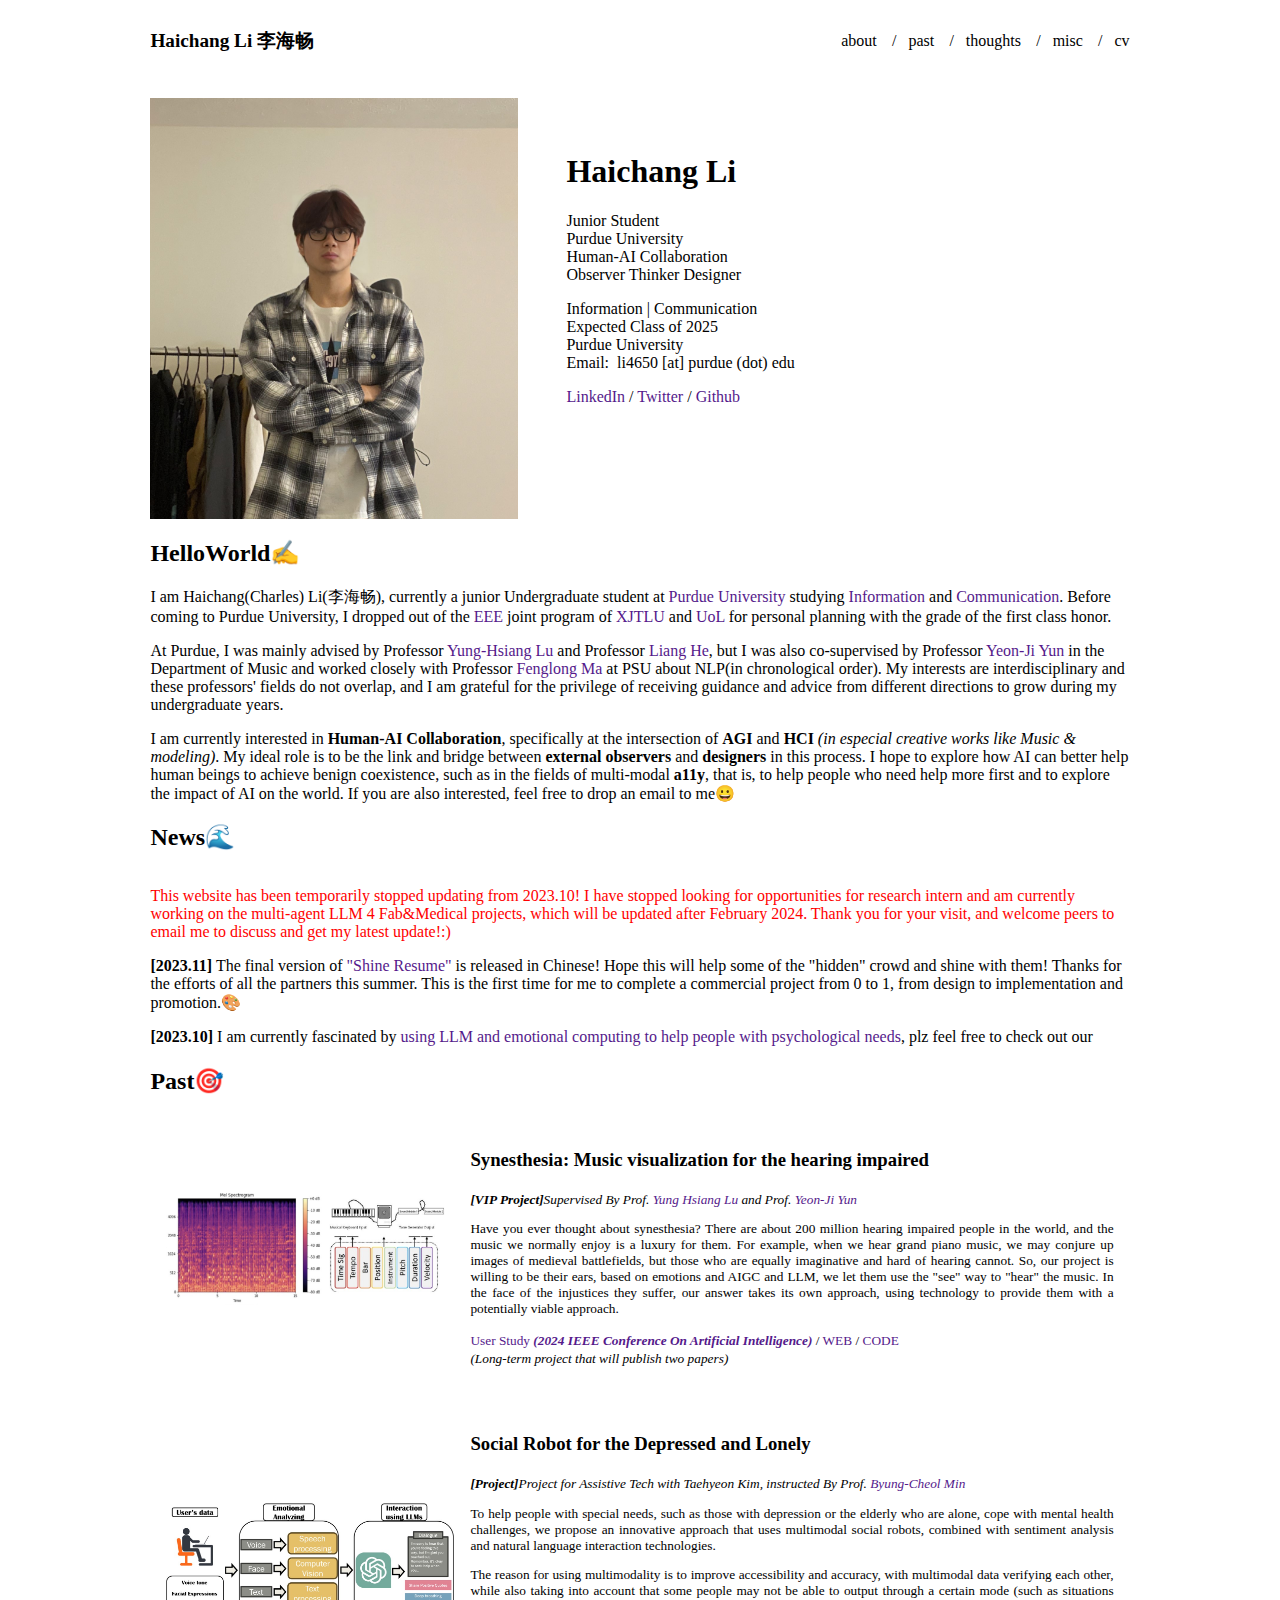
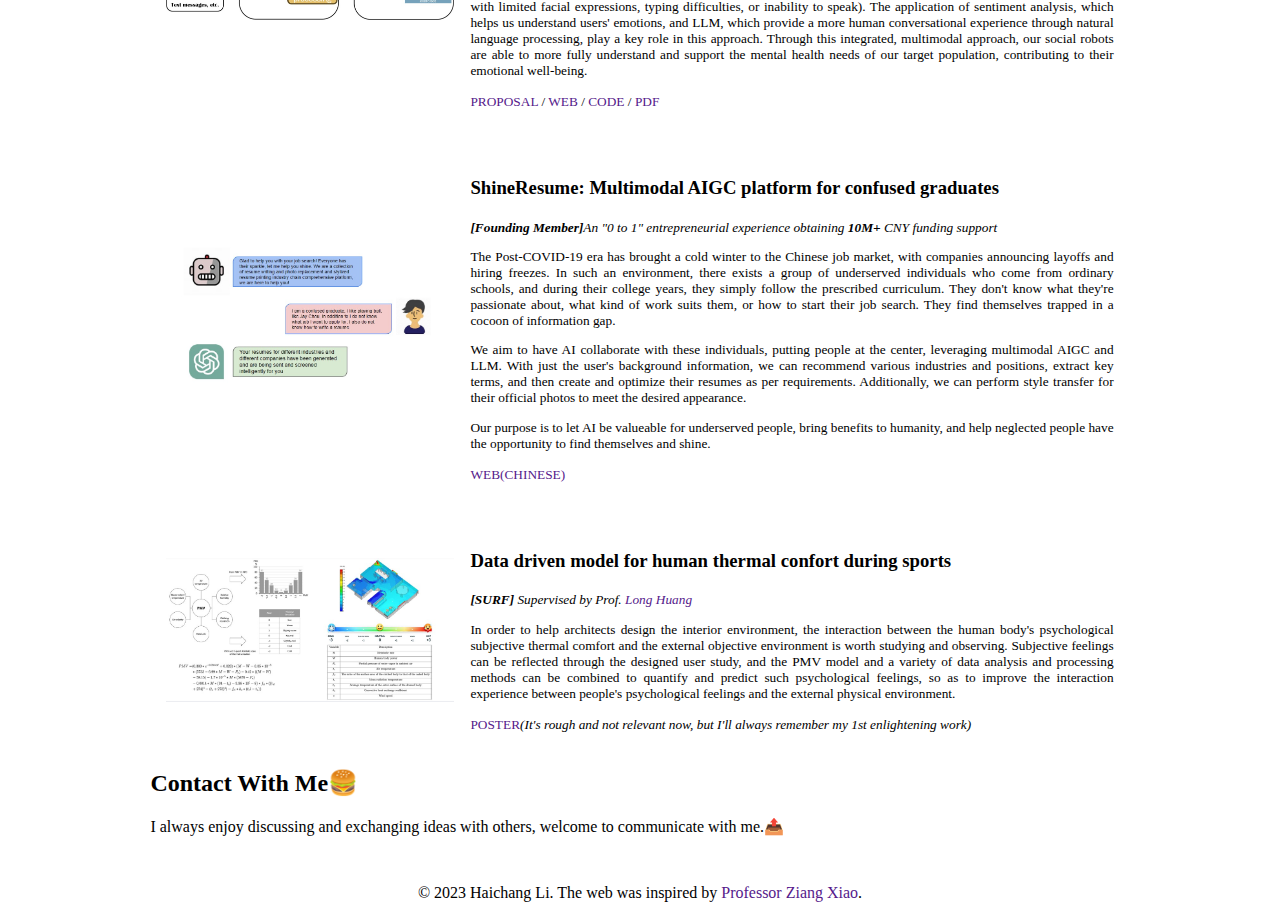
<file: index.html>
<!DOCTYPE html>
<html lang="en">

<head>
    <!-- Google tag (gtag.js) -->
<script async src="https://www.googletagmanager.com/gtag/js?id=G-7X87BH2D0S"></script>
<script>
  window.dataLayer = window.dataLayer || [];
  function gtag(){dataLayer.push(arguments);}
  gtag('js', new Date());

  gtag('config', 'G-7X87BH2D0S');
</script>
    
    <meta charset="UTF-8">
    <meta name="viewport"
        content="width=device-width, initial-scale=1.0, minimum-scale=0.5, maximum-scale=2.0, user-scalable=yes">
    <link rel="stylesheet" type="text/css" href="assets/style.css">
    <title>Haichang Li 李海畅</title>
</head>

<body>
    <nav class="navbar">
        <div class="left-section">
            <strong>Haichang Li 李海畅</strong>
        </div>
        <div class="right-section">
            <ul>
                <li><a href="#about">about</a></li>
                <li class="slash">/</li>
                <li><a href="#past">past</a></li>
                <li class="slash">/</li>
                <li><a href="thoughts.html">thoughts</a></li>
                <li class="slash">/</li>
                <li><a href="misc.html">misc</a></li>
                <li class="slash">/</li>
                <li><a href="materials/Haichang Li-Resume.pdf">cv</a></li>
            </ul>
        </div>
    </nav>

    <main>

        <!-- You can add more sections for other content as needed -->
        <div class="img"><img class="img_responsive" src="images/hc.jpg" alt="ProfilePhoto"></div>
        <div styclass="info">
            <p>
            </p><br>
            <h1>Haichang Li</h1>
            <p>
            </p>
            <div>Junior Student</div>
            <div>Purdue University</div>
            <div>Human-AI Collaboration</div>
            <div>Observer Thinker Designer</div>
            <p>
            </p>

            <div>Information | Communication</div>
            <div>Expected Class of 2025</div>
            <div>Purdue University</div>
            <div>Email:&nbsp; li4650 [at] purdue (dot) edu</div>
            <p>
                <span><a href="https://www.linkedin.com/in/haichang-li/">LinkedIn</a></span> /
                <span><a href="https://twitter.com/haichang_li">Twitter</a></span> /
                <span><a href="https://github.com/Charles-HC-Li?tab=repositories">Github</a></span>
            </p>
            <p>
            </p>
        </div>
        <div class="clear"></div>

        <div id="about">
            <h2>HelloWorld&#9997;</h2>

            <p> I am Haichang(Charles) Li(李海畅), currently a junior Undergraduate student at <a
                    href="https://www.purdue.edu/">Purdue University</a> studying <a
                    href="https://polytechnic.purdue.edu/degrees/computer-and-information-technology">Information</a>
                and <a href="https://www.cla.purdue.edu/communication/">Communication</a>.
                Before coming to Purdue University, I dropped out of the <a
                    href="https://www.liverpool.ac.uk/courses/xjtlu/electrical-engineering-beng/electrical-and-electronic-engineering-with-a-year-abroad-beng-hons">EEE</a>
                joint program of <a
                    href="https://www.xjtlu.edu.cn/en/study/departments/school-of-advanced-technology/electrical-and-electronic-engineering">XJTLU</a>
                and <a href="https://www.liverpool.ac.uk/electrical-engineering-and-electronics/">UoL</a> for personal
                planning with the grade of the first class honor.</p>
            <p> At Purdue, I was mainly advised by Professor <a href="https://yhlu.net/index.html">Yung-Hsiang Lu</a> and Professor <a href="http://www.lianghe.me/">Liang He</a>, but I was also co-supervised by Professor <a
                                href="https://www.cla.purdue.edu/directory/profiles/yeon-ji-kristen-yun.html">Yeon-Ji
                                Yun</a> in the Department of Music and worked closely with Professor <a href="https://fenglong-ma.github.io/">Fenglong Ma</a> at PSU about NLP(in chronological order). My interests are interdisciplinary and these professors' fields do not overlap, and I am grateful for the privilege of receiving guidance and advice from different directions to grow during my undergraduate years.</p>
            <p>I am currently interested in <b>Human-AI Collaboration</b>, specifically at the intersection of <b>AGI</b> and <b>HCI</b> <i>(in especial creative works like Music & modeling)</i>. My ideal role is to be the link and bridge between <b>external observers</b> and
            <b>designers</b> in this process. I hope to explore how AI can better help human beings to achieve benign
            coexistence, such as in the fields of multi-modal <b>a11y</b>, that is, to help people who
            need help more first and to explore the impact of AI on the world. If you are also
            interested, feel free to drop an email to me&#x1F600;</p>
        </div>

        <h2>News&#127754;</h2>
        <div class="news-container">
            <div class="news-item">
                <p style="color: red;">This website has been temporarily stopped updating from 2023.10! I have stopped looking for opportunities for research intern and am currently working on the multi-agent LLM 4 Fab&Medical projects, which will be updated after February 2024. Thank you for your visit, and welcome peers to email me to discuss and get my latest update!:) </p>
                <p><b>[2023.11]</b> The final version of <a href="https://www.shineresume.com/index">"Shine Resume"</a> is released in Chinese! Hope this will help some of the "hidden" crowd and shine with them! Thanks for the efforts of all the partners this summer. This is the first time for me to complete a commercial project from 0 to 1, from design to implementation and promotion.🎨</p>
            </div>
            <div class="news-item">
                <p><b>[2023.10]</b> I am currently fascinated by <a
                        href="materials/p-socialbot.pdf">using LLM and emotional computing
                        to help people with psychological needs</a>, plz feel free to check out our proposal and leave any comments if you are also
                    interested.🤖</p>
            </div>
            <div class="news-item">
                <p><b>[2023.9]</b> <a href="https://ai4musicians.org/visualize.html">"Visual Music for the Hearing
                        Impaired through synaesthesia"</a> enters the user study phase! Ideally, the paper will be completed by December and Coming soon!🎼</p>
            </div>
        </div>

        <div id="past">
            <h2>Past&#127919;</h2>

                            <div class="custom-experience-container">
                <div class="custom-image">
                    <img src="past/mus2vid/pre.jpg" alt="Experience Image">
                </div>
                <div class="custom-content">
                    <h3>Synesthesia: Music visualization for the hearing impaired</h3>
                   <small><em><b>[VIP Project]</b>Supervised By Prof. <a href="https://yhlu.net/index.html">Yung Hsiang Lu</a>
                            and Prof. <a href="https://www.cla.purdue.edu/directory/profiles/yeon-ji-kristen-yun.html">Yeon-Ji Yun</a> </em></small>
                    <p style="font-size: smaller; text-align:justify;">Have you ever thought about synesthesia? There
                        are about 200 million hearing impaired people in the world, and the music we normally enjoy is a
                        luxury for them. For example, when we hear grand piano music, we may conjure up images of
                        medieval battlefields, but those who are equally imaginative and hard of hearing cannot. So, our
                        project is willing to be their ears, based on emotions and AIGC and LLM, we let them use the
                        "see" way to "hear" the music. In the face of the injustices they suffer, our answer takes its
                        own approach, using technology to provide them with a potentially viable approach.</p>
                    <small><a href="materials/CAI.pdf">User Study<i><b> (2024 IEEE Conference On Artificial Intelligence)</b></i></a> / <a
                            href="https://ai4musicians.org/visualize.html">WEB</a> / <a href="https://github.com/Mus2Vid/Mus2Vid-code">CODE</a><br><i>(Long-term project that will publish two papers)</i></small>
                </div>
            </div>

                <div class="custom-experience-container">
                <div class="custom-image">
                    <img src="past/socialbot/process.jpg" alt="Experience Image">
                </div>
                <div class="custom-content">
                    <h3>Social Robot for the Depressed and Lonely</h3>
                    <small><em><b>[Project]</b>Project for Assistive Tech with Taehyeon Kim, instructed By Prof. <a
                                href="https://web.ics.purdue.edu/~minb/">Byung-Cheol Min</a></em></small>
                    <p style="font-size: smaller; text-align:justify;">To help people with special needs, such as those
                        with depression or the elderly who are alone, cope with mental health challenges, we propose an
                        innovative approach that uses multimodal social robots, combined
                        with sentiment analysis and natural language interaction technologies. </p>
                        <p style="font-size: smaller; text-align:justify;">The reason for using
                        multimodality is to improve accessibility and accuracy, with multimodal data verifying each
                        other, while also taking into account that some people may not be able to output through a
                        certain mode (such as situations with limited facial expressions, typing difficulties, or
                        inability to speak). The application of sentiment analysis, which helps us understand users'
                        emotions, and LLM, which provide a more human conversational experience through natural language
                        processing, play a key role in this approach. Through this integrated, multimodal approach, our
                        social robots are able to more fully understand and support the mental health needs of our
                        target population, contributing to their emotional well-being.</p>
                    <small><a href="materials/p-socialbot.pdf">PROPOSAL</a> / <a
                            href="https://charles-hc-li.github.io/SocialRobot/index.html">WEB</a> / <a href="https://github.com/Charles-HC-Li/socialbot/tree/main">CODE</a> / <a href="articles/Social Robot.pdf">PDF</a></small>
                </div>
            </div>

            <div class="custom-experience-container">
                <div class="custom-image">
                    <img src="past/shineresume/pre.jpg" alt="Experience Image">
                </div>
                <div class="custom-content">
                    <h3>ShineResume: Multimodal AIGC platform for confused graduates</h3>
                    <small><em><b>[Founding Member]</b>An "0 to 1" entrepreneurial experience obtaining <b>10M+</b> CNY funding support</em></small>
                    <p style="font-size: smaller; text-align:justify;"> The Post-COVID-19 era has brought a cold winter
                        to the Chinese job market, with companies announcing layoffs and hiring freezes. In such an
                        environment, there exists a group of underserved individuals who come from ordinary schools, and
                        during their college years, they simply follow the prescribed curriculum. They don't know what
                        they're passionate about, what kind of work suits them, or how to start their job search. They
                        find themselves trapped in a cocoon of information gap. </p>
                    <p style="font-size: smaller; text-align:justify;">We aim to have AI collaborate with these
                        individuals, putting people at the center, leveraging multimodal AIGC and LLM. With just the
                        user's background information, we can recommend various industries and positions, extract key
                        terms, and then create and optimize their resumes as per requirements. Additionally, we can
                        perform style transfer for their official photos to meet the desired appearance.</p>
                    <p style="font-size: smaller; text-align:justify;">Our purpose is to let AI be valueable for
                        underserved people, bring benefits to humanity, and help neglected people have the opportunity
                        to find themselves and shine.</p>
                    <small><a href="https://www.shineresume.com/">WEB(CHINESE)</a></small>
                </div>
            </div>


            <div class="custom-experience-container">
                <div class="custom-image">
                    <img src="past/thermalhuman/pre.jpg" alt="Experience Image">
                </div>
                <div class="custom-content">
                    <h3>Data driven model for human thermal confort during sports</h3>
                    <small><em><b>[SURF]</b> Supervised by Prof. <a
                                href="https://www.xjtlu.edu.cn/en/departments/academic-departments/entrepreneur-college-taicang/staff/long-huang">Long
                                Huang</a></em></small>
                    <p style="font-size: smaller; text-align:justify;">In order to help architects design the interior
                        environment, the interaction between the human body's psychological subjective thermal comfort
                        and the external objective environment is worth studying and observing. Subjective feelings can
                        be reflected through the designed user study, and the PMV model and a variety of data analysis
                        and processing methods can be combined to quantify and predict such psychological feelings, so
                        as to improve the interaction experience between people's psychological feelings and the
                        external physical environment.</p>
                    <small><a href="past/thermalhuman.jpg">POSTER</a><i>(It's rough and not relevant now, but I'll always remember my 1st enlightening work)</i></small>
                </div>
            </div>

            <!-- 
        <div class="custom-experience-container">
            <div class="custom-image">
                <img src="past/music2AI.jpg" alt="Experience Image">
            </div>
            <div class="custom-content">
                <h3> </h3>
                <small></small>
                <p style="font-size: smaller; text-align:justify;"></p>
            </div>
        </div>
        -->

            <h2>Contact With Me&#127828;</h2>
            <p>I always enjoy discussing and exchanging ideas with others, welcome to communicate with me.<a
                    href="mailto:li4560@purdue.edu">📤</a></p>

                <script type='text/javascript' id='clustrmaps'
        src='//cdn.clustrmaps.com/map_v2.js?cl=080808&w=a&t=n&d=eSPJmLlY5uirTp0wpmWRSR8oRZhr4IsEBI6Dc-4Jw_Y&co=ffffff&cmo=3acc3a&cmn=ff5353&ct=808080'></script>

    </main>

    <script src="assets/script.js"></script>
    <footer>
        <p style="text-align: center;">&copy; 2023 Haichang Li. The web was inspired by <a
                href="https://www.ziangxiao.com/">Professor Ziang Xiao</a>.</p>
    </footer>
</body>

</html>
</file>
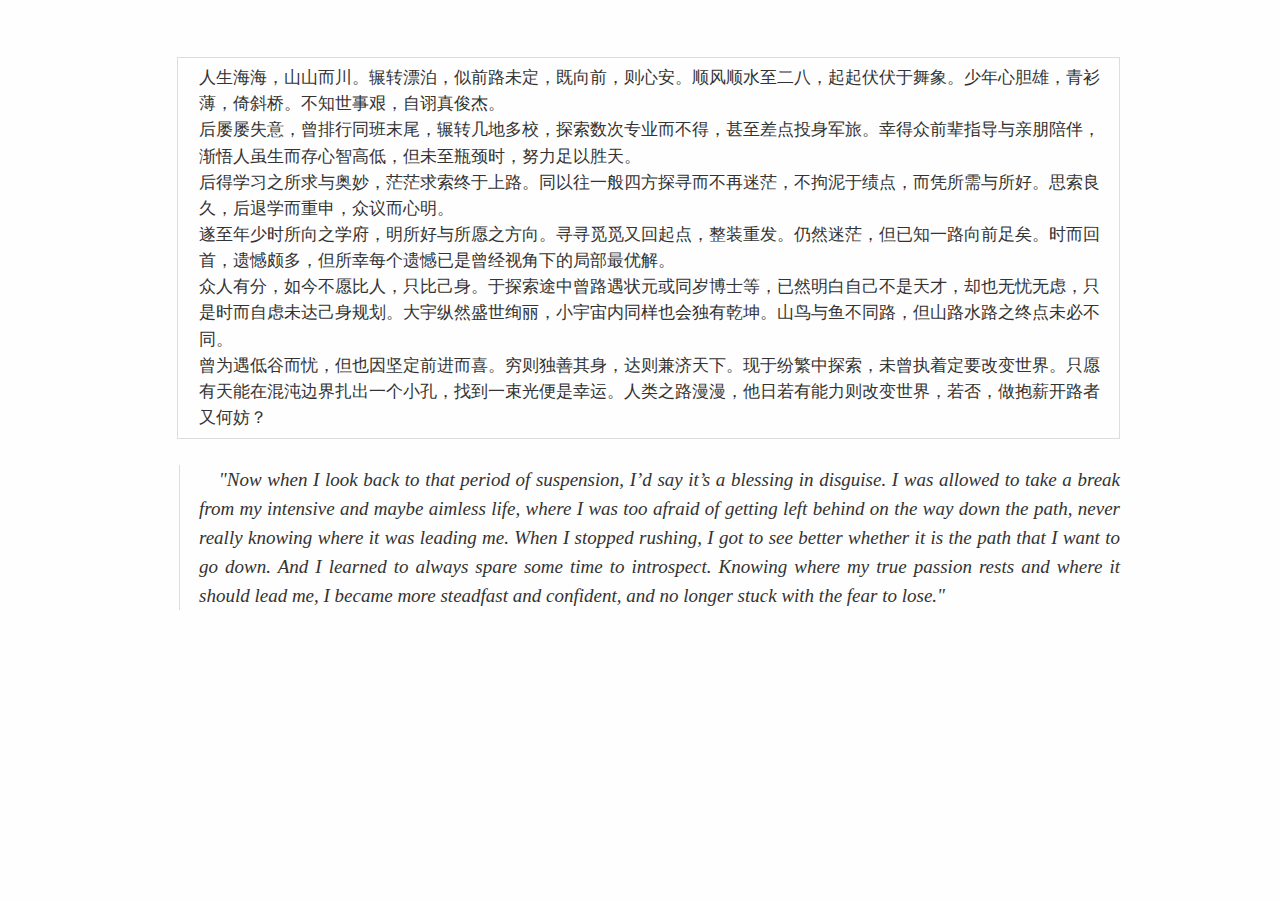
<file: articles/2.html>
<!doctype html>
<html>
<head>
<meta charset='UTF-8'><meta name='viewport' content='width=device-width initial-scale=1'>

<style type='text/css'>html {overflow-x: initial !important;}:root { --bg-color:#ffffff; --text-color:#333333; --select-text-bg-color:#B5D6FC; --select-text-font-color:auto; --monospace:"Lucida Console",Consolas,"Courier",monospace; --title-bar-height:20px; }
.mac-os-11 { --title-bar-height:28px; }
html { font-size: 14px; background-color: var(--bg-color); color: var(--text-color); font-family: "Helvetica Neue", Helvetica, Arial, sans-serif; -webkit-font-smoothing: antialiased; }
body { margin: 0px; padding: 0px; height: auto; inset: 0px; font-size: 1rem; line-height: 1.42857; overflow-x: hidden; background: inherit; tab-size: 4; }
iframe { margin: auto; }
a.url { word-break: break-all; }
a:active, a:hover { outline: 0px; }
.in-text-selection, ::selection { text-shadow: none; background: var(--select-text-bg-color); color: var(--select-text-font-color); }
#write { margin: 0px auto; height: auto; width: inherit; word-break: normal; overflow-wrap: break-word; position: relative; white-space: normal; overflow-x: visible; padding-top: 36px; }
#write.first-line-indent p { text-indent: 2em; }
#write.first-line-indent li p, #write.first-line-indent p * { text-indent: 0px; }
#write.first-line-indent li { margin-left: 2em; }
.for-image #write { padding-left: 8px; padding-right: 8px; }
body.typora-export { padding-left: 30px; padding-right: 30px; }
.typora-export .footnote-line, .typora-export li, .typora-export p { white-space: pre-wrap; }
.typora-export .task-list-item input { pointer-events: none; }
@media screen and (max-width: 500px) {
  body.typora-export { padding-left: 0px; padding-right: 0px; }
  #write { padding-left: 20px; padding-right: 20px; }
}
#write li > figure:last-child { margin-bottom: 0.5rem; }
#write ol, #write ul { position: relative; }
img { max-width: 100%; vertical-align: middle; image-orientation: from-image; }
button, input, select, textarea { color: inherit; font: inherit; }
input[type="checkbox"], input[type="radio"] { line-height: normal; padding: 0px; }
*, ::after, ::before { box-sizing: border-box; }
#write h1, #write h2, #write h3, #write h4, #write h5, #write h6, #write p, #write pre { width: inherit; }
#write h1, #write h2, #write h3, #write h4, #write h5, #write h6, #write p { position: relative; }
p { line-height: inherit; }
h1, h2, h3, h4, h5, h6 { break-after: avoid-page; break-inside: avoid; orphans: 4; }
p { orphans: 4; }
h1 { font-size: 2rem; }
h2 { font-size: 1.8rem; }
h3 { font-size: 1.6rem; }
h4 { font-size: 1.4rem; }
h5 { font-size: 1.2rem; }
h6 { font-size: 1rem; }
.md-math-block, .md-rawblock, h1, h2, h3, h4, h5, h6, p { margin-top: 1rem; margin-bottom: 1rem; }
.hidden { display: none; }
.md-blockmeta { color: rgb(204, 204, 204); font-weight: 700; font-style: italic; }
a { cursor: pointer; }
sup.md-footnote { padding: 2px 4px; background-color: rgba(238, 238, 238, 0.7); color: rgb(85, 85, 85); border-radius: 4px; cursor: pointer; }
sup.md-footnote a, sup.md-footnote a:hover { color: inherit; text-transform: inherit; text-decoration: inherit; }
#write input[type="checkbox"] { cursor: pointer; width: inherit; height: inherit; }
figure { overflow-x: auto; margin: 1.2em 0px; max-width: calc(100% + 16px); padding: 0px; }
figure > table { margin: 0px; }
thead, tr { break-inside: avoid; break-after: auto; }
thead { display: table-header-group; }
table { border-collapse: collapse; border-spacing: 0px; width: 100%; overflow: auto; break-inside: auto; text-align: left; }
table.md-table td { min-width: 32px; }
.CodeMirror-gutters { border-right: 0px; background-color: inherit; }
.CodeMirror-linenumber { user-select: none; }
.CodeMirror { text-align: left; }
.CodeMirror-placeholder { opacity: 0.3; }
.CodeMirror pre { padding: 0px 4px; }
.CodeMirror-lines { padding: 0px; }
div.hr:focus { cursor: none; }
#write pre { white-space: pre-wrap; }
#write.fences-no-line-wrapping pre { white-space: pre; }
#write pre.ty-contain-cm { white-space: normal; }
.CodeMirror-gutters { margin-right: 4px; }
.md-fences { font-size: 0.9rem; display: block; break-inside: avoid; text-align: left; overflow: visible; white-space: pre; background: inherit; position: relative !important; }
.md-fences-adv-panel { width: 100%; margin-top: 10px; text-align: center; padding-top: 0px; padding-bottom: 8px; overflow-x: auto; }
#write .md-fences.mock-cm { white-space: pre-wrap; }
.md-fences.md-fences-with-lineno { padding-left: 0px; }
#write.fences-no-line-wrapping .md-fences.mock-cm { white-space: pre; overflow-x: auto; }
.md-fences.mock-cm.md-fences-with-lineno { padding-left: 8px; }
.CodeMirror-line, twitterwidget { break-inside: avoid; }
svg { break-inside: avoid; }
.footnotes { opacity: 0.8; font-size: 0.9rem; margin-top: 1em; margin-bottom: 1em; }
.footnotes + .footnotes { margin-top: 0px; }
.md-reset { margin: 0px; padding: 0px; border: 0px; outline: 0px; vertical-align: top; background: 0px 0px; text-decoration: none; text-shadow: none; float: none; position: static; width: auto; height: auto; white-space: nowrap; cursor: inherit; -webkit-tap-highlight-color: transparent; line-height: normal; font-weight: 400; text-align: left; box-sizing: content-box; direction: ltr; }
li div { padding-top: 0px; }
blockquote { margin: 1rem 0px; }
li .mathjax-block, li p { margin: 0.5rem 0px; }
li blockquote { margin: 1rem 0px; }
li { margin: 0px; position: relative; }
blockquote > :last-child { margin-bottom: 0px; }
blockquote > :first-child, li > :first-child { margin-top: 0px; }
.footnotes-area { color: rgb(136, 136, 136); margin-top: 0.714rem; padding-bottom: 0.143rem; white-space: normal; }
#write .footnote-line { white-space: pre-wrap; }
@media print {
  body, html { border: 1px solid transparent; height: 99%; break-after: avoid; break-before: avoid; font-variant-ligatures: no-common-ligatures; }
  #write { margin-top: 0px; padding-top: 0px; border-color: transparent !important; padding-bottom: 0px !important; }
  .typora-export * { -webkit-print-color-adjust: exact; }
  .typora-export #write { break-after: avoid; }
  .typora-export #write::after { height: 0px; }
  .is-mac table { break-inside: avoid; }
  .typora-export-show-outline .typora-export-sidebar { display: none; }
}
.footnote-line { margin-top: 0.714em; font-size: 0.7em; }
a img, img a { cursor: pointer; }
pre.md-meta-block { font-size: 0.8rem; min-height: 0.8rem; white-space: pre-wrap; background: rgb(204, 204, 204); display: block; overflow-x: hidden; }
p > .md-image:only-child:not(.md-img-error) img, p > img:only-child { display: block; margin: auto; }
#write.first-line-indent p > .md-image:only-child:not(.md-img-error) img { left: -2em; position: relative; }
p > .md-image:only-child { display: inline-block; width: 100%; }
#write .MathJax_Display { margin: 0.8em 0px 0px; }
.md-math-block { width: 100%; }
.md-math-block:not(:empty)::after { display: none; }
.MathJax_ref { fill: currentcolor; }
[contenteditable="true"]:active, [contenteditable="true"]:focus, [contenteditable="false"]:active, [contenteditable="false"]:focus { outline: 0px; box-shadow: none; }
.md-task-list-item { position: relative; list-style-type: none; }
.task-list-item.md-task-list-item { padding-left: 0px; }
.md-task-list-item > input { position: absolute; top: 0px; left: 0px; margin-left: -1.2em; margin-top: calc(1em - 10px); border: none; }
.math { font-size: 1rem; }
.md-toc { min-height: 3.58rem; position: relative; font-size: 0.9rem; border-radius: 10px; }
.md-toc-content { position: relative; margin-left: 0px; }
.md-toc-content::after, .md-toc::after { display: none; }
.md-toc-item { display: block; color: rgb(65, 131, 196); }
.md-toc-item a { text-decoration: none; }
.md-toc-inner:hover { text-decoration: underline; }
.md-toc-inner { display: inline-block; cursor: pointer; }
.md-toc-h1 .md-toc-inner { margin-left: 0px; font-weight: 700; }
.md-toc-h2 .md-toc-inner { margin-left: 2em; }
.md-toc-h3 .md-toc-inner { margin-left: 4em; }
.md-toc-h4 .md-toc-inner { margin-left: 6em; }
.md-toc-h5 .md-toc-inner { margin-left: 8em; }
.md-toc-h6 .md-toc-inner { margin-left: 10em; }
@media screen and (max-width: 48em) {
  .md-toc-h3 .md-toc-inner { margin-left: 3.5em; }
  .md-toc-h4 .md-toc-inner { margin-left: 5em; }
  .md-toc-h5 .md-toc-inner { margin-left: 6.5em; }
  .md-toc-h6 .md-toc-inner { margin-left: 8em; }
}
a.md-toc-inner { font-size: inherit; font-style: inherit; font-weight: inherit; line-height: inherit; }
.footnote-line a:not(.reversefootnote) { color: inherit; }
.reversefootnote { font-family: ui-monospace, sans-serif; }
.md-attr { display: none; }
.md-fn-count::after { content: "."; }
code, pre, samp, tt { font-family: var(--monospace); }
kbd { margin: 0px 0.1em; padding: 0.1em 0.6em; font-size: 0.8em; color: rgb(36, 39, 41); background: rgb(255, 255, 255); border: 1px solid rgb(173, 179, 185); border-radius: 3px; box-shadow: rgba(12, 13, 14, 0.2) 0px 1px 0px, rgb(255, 255, 255) 0px 0px 0px 2px inset; white-space: nowrap; vertical-align: middle; }
.md-comment { color: rgb(162, 127, 3); opacity: 0.6; font-family: var(--monospace); }
code { text-align: left; vertical-align: initial; }
a.md-print-anchor { white-space: pre !important; border-width: initial !important; border-style: none !important; border-color: initial !important; display: inline-block !important; position: absolute !important; width: 1px !important; right: 0px !important; outline: 0px !important; background: 0px 0px !important; text-decoration: initial !important; text-shadow: initial !important; }
.os-windows.monocolor-emoji .md-emoji { font-family: "Segoe UI Symbol", sans-serif; }
.md-diagram-panel > svg { max-width: 100%; }
[lang="flow"] svg, [lang="mermaid"] svg { max-width: 100%; height: auto; }
[lang="mermaid"] .node text { font-size: 1rem; }
table tr th { border-bottom: 0px; }
video { max-width: 100%; display: block; margin: 0px auto; }
iframe { max-width: 100%; width: 100%; border: none; }
.highlight td, .highlight tr { border: 0px; }
mark { background: rgb(255, 255, 0); color: rgb(0, 0, 0); }
.md-html-inline .md-plain, .md-html-inline strong, mark .md-inline-math, mark strong { color: inherit; }
.md-expand mark .md-meta { opacity: 0.3 !important; }
mark .md-meta { color: rgb(0, 0, 0); }
@media print {
  .typora-export h1, .typora-export h2, .typora-export h3, .typora-export h4, .typora-export h5, .typora-export h6 { break-inside: avoid; }
}
.md-diagram-panel .messageText { stroke: none !important; }
.md-diagram-panel .start-state { fill: var(--node-fill); }
.md-diagram-panel .edgeLabel rect { opacity: 1 !important; }
.md-fences.md-fences-math { font-size: 1em; }
.md-fences-advanced:not(.md-focus) { padding: 0px; white-space: nowrap; border: 0px; }
.md-fences-advanced:not(.md-focus) { background: inherit; }
.typora-export-show-outline .typora-export-content { max-width: 1440px; margin: auto; display: flex; flex-direction: row; }
.typora-export-sidebar { width: 300px; font-size: 0.8rem; margin-top: 80px; margin-right: 18px; }
.typora-export-show-outline #write { --webkit-flex:2; flex: 2 1 0%; }
.typora-export-sidebar .outline-content { position: fixed; top: 0px; max-height: 100%; overflow: hidden auto; padding-bottom: 30px; padding-top: 60px; width: 300px; }
@media screen and (max-width: 1024px) {
  .typora-export-sidebar, .typora-export-sidebar .outline-content { width: 240px; }
}
@media screen and (max-width: 800px) {
  .typora-export-sidebar { display: none; }
}
.outline-content li, .outline-content ul { margin-left: 0px; margin-right: 0px; padding-left: 0px; padding-right: 0px; list-style: none; }
.outline-content ul { margin-top: 0px; margin-bottom: 0px; }
.outline-content strong { font-weight: 400; }
.outline-expander { width: 1rem; height: 1.42857rem; position: relative; display: table-cell; vertical-align: middle; cursor: pointer; padding-left: 4px; }
.outline-expander::before { content: ""; position: relative; font-family: Ionicons; display: inline-block; font-size: 8px; vertical-align: middle; }
.outline-item { padding-top: 3px; padding-bottom: 3px; cursor: pointer; }
.outline-expander:hover::before { content: ""; }
.outline-h1 > .outline-item { padding-left: 0px; }
.outline-h2 > .outline-item { padding-left: 1em; }
.outline-h3 > .outline-item { padding-left: 2em; }
.outline-h4 > .outline-item { padding-left: 3em; }
.outline-h5 > .outline-item { padding-left: 4em; }
.outline-h6 > .outline-item { padding-left: 5em; }
.outline-label { cursor: pointer; display: table-cell; vertical-align: middle; text-decoration: none; color: inherit; }
.outline-label:hover { text-decoration: underline; }
.outline-item:hover { border-color: rgb(245, 245, 245); background-color: var(--item-hover-bg-color); }
.outline-item:hover { margin-left: -28px; margin-right: -28px; border-left: 28px solid transparent; border-right: 28px solid transparent; }
.outline-item-single .outline-expander::before, .outline-item-single .outline-expander:hover::before { display: none; }
.outline-item-open > .outline-item > .outline-expander::before { content: ""; }
.outline-children { display: none; }
.info-panel-tab-wrapper { display: none; }
.outline-item-open > .outline-children { display: block; }
.typora-export .outline-item { padding-top: 1px; padding-bottom: 1px; }
.typora-export .outline-item:hover { margin-right: -8px; border-right: 8px solid transparent; }
.typora-export .outline-expander::before { content: "+"; font-family: inherit; top: -1px; }
.typora-export .outline-expander:hover::before, .typora-export .outline-item-open > .outline-item > .outline-expander::before { content: "−"; }
.typora-export-collapse-outline .outline-children { display: none; }
.typora-export-collapse-outline .outline-item-open > .outline-children, .typora-export-no-collapse-outline .outline-children { display: block; }
.typora-export-no-collapse-outline .outline-expander::before { content: "" !important; }
.typora-export-show-outline .outline-item-active > .outline-item .outline-label { font-weight: 700; }
.md-inline-math-container mjx-container { zoom: 0.95; }
mjx-container { break-inside: avoid; }


.CodeMirror { height: auto; }
.CodeMirror.cm-s-inner { background: inherit; }
.CodeMirror-scroll { overflow: auto hidden; z-index: 3; }
.CodeMirror-gutter-filler, .CodeMirror-scrollbar-filler { background-color: rgb(255, 255, 255); }
.CodeMirror-gutters { border-right: 1px solid rgb(221, 221, 221); background: inherit; white-space: nowrap; }
.CodeMirror-linenumber { padding: 0px 3px 0px 5px; text-align: right; color: rgb(153, 153, 153); }
.cm-s-inner .cm-keyword { color: rgb(119, 0, 136); }
.cm-s-inner .cm-atom, .cm-s-inner.cm-atom { color: rgb(34, 17, 153); }
.cm-s-inner .cm-number { color: rgb(17, 102, 68); }
.cm-s-inner .cm-def { color: rgb(0, 0, 255); }
.cm-s-inner .cm-variable { color: rgb(0, 0, 0); }
.cm-s-inner .cm-variable-2 { color: rgb(0, 85, 170); }
.cm-s-inner .cm-variable-3 { color: rgb(0, 136, 85); }
.cm-s-inner .cm-string { color: rgb(170, 17, 17); }
.cm-s-inner .cm-property { color: rgb(0, 0, 0); }
.cm-s-inner .cm-operator { color: rgb(152, 26, 26); }
.cm-s-inner .cm-comment, .cm-s-inner.cm-comment { color: rgb(170, 85, 0); }
.cm-s-inner .cm-string-2 { color: rgb(255, 85, 0); }
.cm-s-inner .cm-meta { color: rgb(85, 85, 85); }
.cm-s-inner .cm-qualifier { color: rgb(85, 85, 85); }
.cm-s-inner .cm-builtin { color: rgb(51, 0, 170); }
.cm-s-inner .cm-bracket { color: rgb(153, 153, 119); }
.cm-s-inner .cm-tag { color: rgb(17, 119, 0); }
.cm-s-inner .cm-attribute { color: rgb(0, 0, 204); }
.cm-s-inner .cm-header, .cm-s-inner.cm-header { color: rgb(0, 0, 255); }
.cm-s-inner .cm-quote, .cm-s-inner.cm-quote { color: rgb(0, 153, 0); }
.cm-s-inner .cm-hr, .cm-s-inner.cm-hr { color: rgb(153, 153, 153); }
.cm-s-inner .cm-link, .cm-s-inner.cm-link { color: rgb(0, 0, 204); }
.cm-negative { color: rgb(221, 68, 68); }
.cm-positive { color: rgb(34, 153, 34); }
.cm-header, .cm-strong { font-weight: 700; }
.cm-del { text-decoration: line-through; }
.cm-em { font-style: italic; }
.cm-link { text-decoration: underline; }
.cm-error { color: red; }
.cm-invalidchar { color: red; }
.cm-constant { color: rgb(38, 139, 210); }
.cm-defined { color: rgb(181, 137, 0); }
div.CodeMirror span.CodeMirror-matchingbracket { color: rgb(0, 255, 0); }
div.CodeMirror span.CodeMirror-nonmatchingbracket { color: rgb(255, 34, 34); }
.cm-s-inner .CodeMirror-activeline-background { background: inherit; }
.CodeMirror { position: relative; overflow: hidden; }
.CodeMirror-scroll { height: 100%; outline: 0px; position: relative; box-sizing: content-box; background: inherit; }
.CodeMirror-sizer { position: relative; }
.CodeMirror-gutter-filler, .CodeMirror-hscrollbar, .CodeMirror-scrollbar-filler, .CodeMirror-vscrollbar { position: absolute; z-index: 6; display: none; outline: 0px; }
.CodeMirror-vscrollbar { right: 0px; top: 0px; overflow: hidden; }
.CodeMirror-hscrollbar { bottom: 0px; left: 0px; overflow: auto hidden; }
.CodeMirror-scrollbar-filler { right: 0px; bottom: 0px; }
.CodeMirror-gutter-filler { left: 0px; bottom: 0px; }
.CodeMirror-gutters { position: absolute; left: 0px; top: 0px; padding-bottom: 10px; z-index: 3; overflow-y: hidden; }
.CodeMirror-gutter { white-space: normal; height: 100%; box-sizing: content-box; padding-bottom: 30px; margin-bottom: -32px; display: inline-block; }
.CodeMirror-gutter-wrapper { position: absolute; z-index: 4; background: 0px 0px !important; border: none !important; }
.CodeMirror-gutter-background { position: absolute; top: 0px; bottom: 0px; z-index: 4; }
.CodeMirror-gutter-elt { position: absolute; cursor: default; z-index: 4; }
.CodeMirror-lines { cursor: text; }
.CodeMirror pre { border-radius: 0px; border-width: 0px; background: 0px 0px; font-family: inherit; font-size: inherit; margin: 0px; white-space: pre; overflow-wrap: normal; color: inherit; z-index: 2; position: relative; overflow: visible; }
.CodeMirror-wrap pre { overflow-wrap: break-word; white-space: pre-wrap; word-break: normal; }
.CodeMirror-code pre { border-right: 30px solid transparent; width: fit-content; }
.CodeMirror-wrap .CodeMirror-code pre { border-right: none; width: auto; }
.CodeMirror-linebackground { position: absolute; inset: 0px; z-index: 0; }
.CodeMirror-linewidget { position: relative; z-index: 2; overflow: auto; }
.CodeMirror-wrap .CodeMirror-scroll { overflow-x: hidden; }
.CodeMirror-measure { position: absolute; width: 100%; height: 0px; overflow: hidden; visibility: hidden; }
.CodeMirror-measure pre { position: static; }
.CodeMirror div.CodeMirror-cursor { position: absolute; visibility: hidden; border-right: none; width: 0px; }
.CodeMirror div.CodeMirror-cursor { visibility: hidden; }
.CodeMirror-focused div.CodeMirror-cursor { visibility: inherit; }
.cm-searching { background: rgba(255, 255, 0, 0.4); }
span.cm-underlined { text-decoration: underline; }
span.cm-strikethrough { text-decoration: line-through; }
.cm-tw-syntaxerror { color: rgb(255, 255, 255); background-color: rgb(153, 0, 0); }
.cm-tw-deleted { text-decoration: line-through; }
.cm-tw-header5 { font-weight: 700; }
.cm-tw-listitem:first-child { padding-left: 10px; }
.cm-tw-box { border-style: solid; border-right-width: 1px; border-bottom-width: 1px; border-left-width: 1px; border-color: inherit; border-top-width: 0px !important; }
.cm-tw-underline { text-decoration: underline; }
@media print {
  .CodeMirror div.CodeMirror-cursor { visibility: hidden; }
}


html {
	font-size: 19px;
}

html, body {
	margin: auto;
	background: #fefefe;
	-webkit-font-smoothing: antialiased;
}
body {
	font-family: "Vollkorn", Palatino, Times;
	color: #333;
	line-height: 1.4;
	text-align: justify;
}

#write {
	max-width: 960px;
	margin: 0 auto;
	margin-bottom: 2em;
	line-height: 1.53;
	padding-top: 40px;
}

@media only screen and (min-width: 1400px) {
	#write {
		max-width: 1100px;
	}
}

@media print {
	html {
		font-size: 13px;
	}
}

/* Typography
-------------------------------------------------------- */

#write>h1:first-child,
h1 {
	margin-top: 1.6em;
	font-weight: normal;
}

h1 {
	font-size:3em;
}

h2 {
	margin-top:2em;
	font-weight: normal;
}

h3 {
	font-weight: normal;
	font-style: italic;
	margin-top: 3em;
}

h1, 
h2, 
h3{
	text-align: center;
}

h2:after{
	border-bottom: 1px solid #2f2f2f;
    content: '';
    width: 100px;
    display: block;
    margin: 0 auto;
    height: 1px;
}

h1+h2, h2+h3 {
	margin-top: 0.83em;
}

p,
.mathjax-block {
	margin-top: 0;
	-webkit-hypens: auto;
	-moz-hypens: auto;
	hyphens: auto;
}
ul {
	list-style: square;
	padding-left: 1.2em;
}
ol {
	padding-left: 1.2em;
}
blockquote {
	margin-left: 1em;
	padding-left: 1em;
	border-left: 1px solid #ddd;
}
code,
pre {
	font-family: "Consolas", "Menlo", "Monaco", monospace, serif;
	font-size: .9em;
	background: white;
}
.md-fences{
	margin-left: 1em;
	padding-left: 1em;
	border: 1px solid #ddd;
	padding-bottom: 8px;
	padding-top: 6px;
	margin-bottom: 1.5em;
}

a {
	color: #2484c1;
	text-decoration: none;
}
a:hover {
	text-decoration: underline;
}
a img {
	border: none;
}
h1 a,
h1 a:hover {
	color: #333;
	text-decoration: none;
}
hr {
	color: #ddd;
	height: 1px;
	margin: 2em 0;
	border-top: solid 1px #ddd;
	border-bottom: none;
	border-left: 0;
	border-right: 0;
}
.ty-table-edit {
	background: #ededed;
    padding-top: 4px;
}
table {
	margin-bottom: 1.333333rem
}
table th,
table td {
	padding: 8px;
	line-height: 1.333333rem;
	vertical-align: top;
	border-top: 1px solid #ddd
}
table th {
	font-weight: bold
}
table thead th {
	vertical-align: bottom
}
table caption+thead tr:first-child th,
table caption+thead tr:first-child td,
table colgroup+thead tr:first-child th,
table colgroup+thead tr:first-child td,
table thead:first-child tr:first-child th,
table thead:first-child tr:first-child td {
	border-top: 0
}
table tbody+tbody {
	border-top: 2px solid #ddd
}

.task-list{
	padding:0;
}

.md-task-list-item {
	padding-left: 1.6rem;
}

.md-task-list-item > input:before {
	content: '\221A';
	display: inline-block;
	width: 1.33333333rem;
  	height: 1.6rem;
	vertical-align: middle;
	text-align: center;
	color: #ddd;
	background-color: #fefefe;
}

.md-task-list-item > input:checked:before,
.md-task-list-item > input[checked]:before{
	color: inherit;
}
.md-tag {
	color: inherit;
	font: inherit;
}
#write pre.md-meta-block {
	min-height: 35px;
	padding: 0.5em 1em;
}
#write pre.md-meta-block {
	white-space: pre;
	background: #f8f8f8;
	border: 0px;
	color: #999;
	
	width: 100vw;
	max-width: calc(100% + 60px);
	margin-left: -30px;
	border-left: 30px #f8f8f8 solid;
	border-right: 30px #f8f8f8 solid;

	margin-bottom: 2em;
	margin-top: -1.3333333333333rem;
	padding-top: 26px;
	padding-bottom: 10px;
	line-height: 1.8em;
	font-size: 0.9em;
	font-size: 0.76em;
	padding-left: 0;
}
.md-img-error.md-image>.md-meta{
	vertical-align: bottom;
}
#write>h5.md-focus:before {
	top: 2px;
}

.md-toc {
	margin-top: 40px;
}

.md-toc-content {
	padding-bottom: 20px;
}

.outline-expander:before {
	color: inherit;
	font-size: 14px;
	top: auto;
	content: "\f0da";
	font-family: FontAwesome;
}

.outline-expander:hover:before,
.outline-item-open>.outline-item>.outline-expander:before {
  	content: "\f0d7";
}

/** source code mode */
#typora-source {
	font-family: Courier, monospace;
    color: #6A6A6A;
}

.html-for-mac #typora-sidebar {
    -webkit-box-shadow: 0 6px 12px rgba(0, 0, 0, .175);
    box-shadow: 0 6px 12px rgba(0, 0, 0, .175);
}

.cm-s-typora-default .cm-header, 
.cm-s-typora-default .cm-property,
.CodeMirror.cm-s-typora-default div.CodeMirror-cursor {
	color: #428bca;
}

.cm-s-typora-default .cm-atom, .cm-s-typora-default .cm-number {
	color: #777777;
}

.typora-node .file-list-item-parent-loc, 
.typora-node .file-list-item-time, 
.typora-node .file-list-item-summary {
	font-family: arial, sans-serif;
}

.md-task-list-item>input {
    margin-left: -1.3em;
    margin-top: calc(1rem - 12px);
}

.md-mathjax-midline {
	background: #fafafa;
}

.md-fences .code-tooltip {
	bottom: -2em !important;
}

.dropdown-menu .divider {
	border-color: #e5e5e5;
}


</style><title></title>
</head>
<body class='typora-export os-windows'><div class='typora-export-content'>
<div id='write'  class=''><pre class="md-fences md-end-block ty-contain-cm modeLoaded" spellcheck="false" lang=""><div class="CodeMirror cm-s-inner cm-s-null-scroll CodeMirror-wrap" lang=""><div style="overflow: hidden; position: relative; width: 3px; height: 0px; top: 10.875px; left: 4px;"><textarea autocorrect="off" autocapitalize="off" spellcheck="false" tabindex="0" style="position: absolute; bottom: -1em; padding: 0px; width: 1000px; height: 1em; outline: none;"></textarea></div><div class="CodeMirror-scrollbar-filler" cm-not-content="true"></div><div class="CodeMirror-gutter-filler" cm-not-content="true"></div><div class="CodeMirror-scroll" tabindex="-1"><div class="CodeMirror-sizer" style="margin-left: 0px; margin-bottom: 0px; border-right-width: 0px; padding-right: 0px; padding-bottom: 0px;"><div style="position: relative; top: 0px;"><div class="CodeMirror-lines" role="presentation"><div role="presentation" style="position: relative; outline: none;"><div class="CodeMirror-measure"></div><div class="CodeMirror-measure"></div><div style="position: relative; z-index: 1;"></div><div class="CodeMirror-code" role="presentation" style=""><div class="CodeMirror-activeline" style="position: relative;"><div class="CodeMirror-activeline-background CodeMirror-linebackground"></div><div class="CodeMirror-gutter-background CodeMirror-activeline-gutter" style="left: 0px; width: 0px;"></div><pre class=" CodeMirror-line " role="presentation"><span role="presentation" style="padding-right: 0.1px;">人生海海，山山而川。辗转漂泊，似前路未定，既向前，则心安。顺风顺水至二八，起起伏伏于舞象。少年心胆雄，青衫薄，倚斜桥。不知世事艰，自诩真俊杰。</span></pre></div><pre class=" CodeMirror-line " role="presentation"><span role="presentation" style="padding-right: 0.1px;">后屡屡失意，曾排行同班末尾，辗转几地多校，探索数次专业而不得，甚至差点投身军旅。幸得众前辈指导与亲朋陪伴，渐悟人虽生而存心智高低，但未至瓶颈时，努力足以胜天。</span></pre><pre class=" CodeMirror-line " role="presentation"><span role="presentation" style="padding-right: 0.1px;">后得学习之所求与奥妙，茫茫求索终于上路。同以往一般四方探寻而不再迷茫，不拘泥于绩点，而凭所需与所好。思索良久，后退学而重申，众议而心明。</span></pre><pre class=" CodeMirror-line " role="presentation"><span role="presentation" style="padding-right: 0.1px;">遂至年少时所向之学府，明所好与所愿之方向。寻寻觅觅又回起点，整装重发。仍然迷茫，但已知一路向前足矣。时而回首，遗憾颇多，但所幸每个遗憾已是曾经视角下的局部最优解。</span></pre><pre class=" CodeMirror-line " role="presentation"><span role="presentation" style="padding-right: 0.1px;">众人有分，如今不愿比人，只比己身。于探索途中曾路遇状元或同岁博士等，已然明白自己不是天才，却也无忧无虑，只是时而自虑未达己身规划。大宇纵然盛世绚丽，小宇宙内同样也会独有乾坤。山鸟与鱼不同路，但山路水路之终点未必不同。</span></pre><pre class=" CodeMirror-line " role="presentation"><span role="presentation" style="padding-right: 0.1px;">曾为遇低谷而忧，但也因坚定前进而喜。穷则独善其身，达则兼济天下。现于纷繁中探索，未曾执着定要改变世界。只愿有天能在混沌边界扎出一个小孔，找到一束光便是幸运。人类之路漫漫，他日若有能力则改变世界，若否，做抱薪开路者又何妨？</span></pre></div></div></div></div></div><div style="position: absolute; height: 0px; width: 1px; border-bottom: 0px solid transparent; top: 366px;"></div><div class="CodeMirror-gutters" style="display: none; height: 366px;"></div></div></div></pre><blockquote><p><span>	</span><em><span>&quot;Now when I look back to that period of suspension, I’d say it’s a blessing in disguise. I was allowed to take a break from my intensive and maybe aimless life, where I was too afraid of getting left behind on the way down the path, never really knowing where it was leading me. When I stopped rushing, I got to see better whether it is the path that I want to go down. And I learned to always spare some time to introspect. Knowing where my true passion rests and where it should lead me, I became more steadfast and confident, and no longer stuck with the fear to lose.&quot;</span></em></p></blockquote><p>&nbsp;</p></div></div>
</body>
</html>
</file>
<file: assets/style.css>
a{
	text-decoration: none;
	color: #551A8B;
}

body {
    margin: 0;
    padding: 0;
    font-family: "Open Sans";
}

.news-container {
    height: 11em; 
    overflow-y: auto; 
}

img.img_responsive{width:23em;height:auto;display:block}
div.img {
    display: inline; 
    text-align: left; 
    margin: 0 auto; 
    margin-right: 3em;
    vertical-align: middle; 
    max-width: 60em; 
    float: left;
}

div.info {
    display: inline;
    text-align: left;
    vertical-align: middle;
    float:right;
}

.clear {
    clear: both;
}

main {
    max-width: 61.2em; 
    margin: 0 auto; 
    padding: 1em; 
}

.navbar {
    background-color: white;
    display: flex;
    justify-content: space-between;
    align-items: center;
    padding: 1em 0;
    max-width: 61.2em;
    margin: 0 auto;
    box-shadow: none;
    border: none;
    transition: max-width 0.5s ease;
}

.left-section {
    font-weight: bold;
    white-space: nowrap;
    max-width: 100%;
    margin-right: 0.1em;
    font-size: 1.2em;
}

.right-section ul {
    list-style-type: none;
    padding: 0;
    display: flex;
    align-items: center;
}

.right-section li {
    margin-right: 0.75em;
    font-size: 1em;
}

.right-section li:last-child {
    margin-right: 0;
}

.right-section a {
    text-decoration: none;
    color: black;
}

.slash {
    margin: 0 0.2em;
}

.custom-experience-container {
    flex-wrap: nowrap;
    display: flex;
    height: auto;
    padding: 1em;
    background-color: #fff;
    transition: box-shadow 0.3s; 
    overflow-y: auto;
    align-items: center;
    margin-bottom: 1em;
}

.custom-experience-container:hover {
    box-shadow: 0 0 10px rgba(0, 0, 0, 0.3); 
}

.custom-image {
    width: 18em;
    flex-shrink: 0;
}

.custom-image img {
    max-width: 100%;
    height: auto;
    margin-top: auto; 
    margin-bottom: auto;
}

.custom-content {
    margin-left: 1em;
}



@media screen and (max-width: 62.5em) {
    .navbar {
        padding: 1em 5%;
        max-width: 62.5em;
    }
    main {
        max-width: 62.5em; 
        padding: 1em 5%; 
    }
    .left-section {
        white-space: initial;
        text-overflow: initial;
        font-size: 1em;
    }
    .left-section::after {
        content: none;
    }
    div.info{padding-right:calc(40% - 22em)}
}

@media screen and (max-width: 44em) {
    .navbar {
        min-width: 24em;
    }
    main {
        min-width: 24em;
    }
    div.img, div.info, .custom-image, .custom-content{
        float: none;
        margin: 0 auto;
        text-align: center;
    }
    div.img {
        display: inline; 
        text-align: center; 
        margin: 0 auto; 
        margin-right: 0 auto;
        vertical-align: middle; 
        max-width: 60em; 
        float: none;
    }
    .custom-image {
        width: auto;
        flex-shrink: 1;
    }
    .custom-experience-container {
        flex-wrap:wrap;
    }
}
</file>
